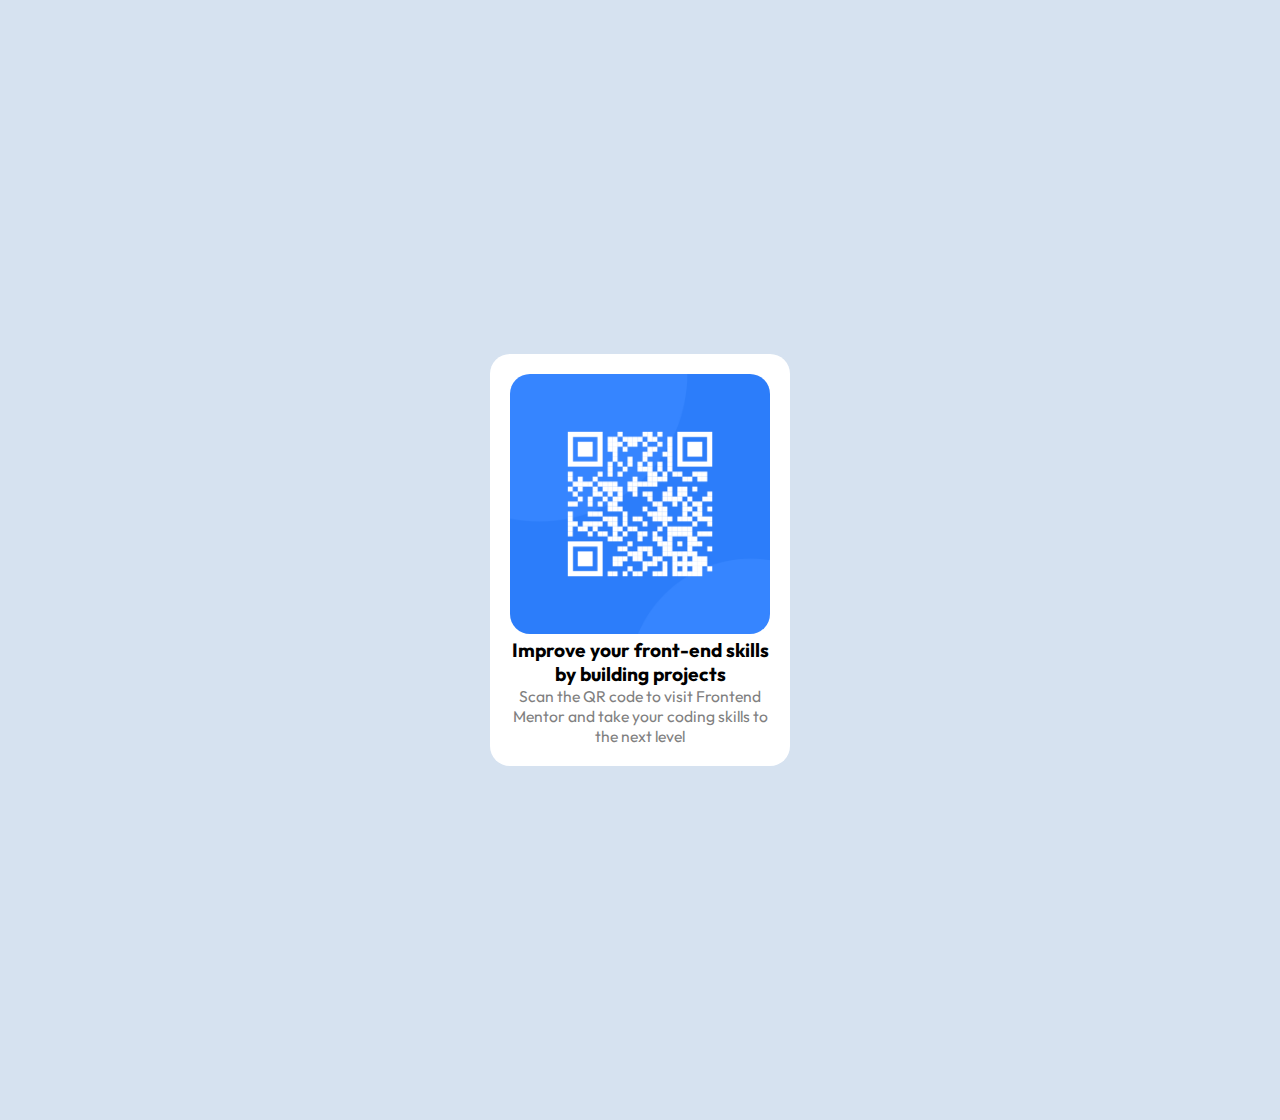
<file: Task 2/index.html>
<!DOCTYPE html>
<html lang="en">
<head>
    <meta charset="UTF-8">
    <meta http-equiv="X-UA-Compatible" content="IE=edge">
    <meta name="viewport" content="width=device-width, initial-scale=1.0">

    <link rel="icon" type="image/png" sizes="32x32" href="images/favicon-32x32.png">
    <link rel="stylesheet" href="css/style.css">
    <title>Zeynallı Rasul | QR code component</title>
  
</head>
<body>
<section>
    <figure>
        <img src="images/image-qr-code .png" alt="image-qr">
          <figcaption>Improve your front-end skills by building projects</figcaption>
        <p> Scan the QR code to visit Frontend Mentor and take your coding skills to the next level</p>
    </figure>
</section>
</body>
</html>
</file>
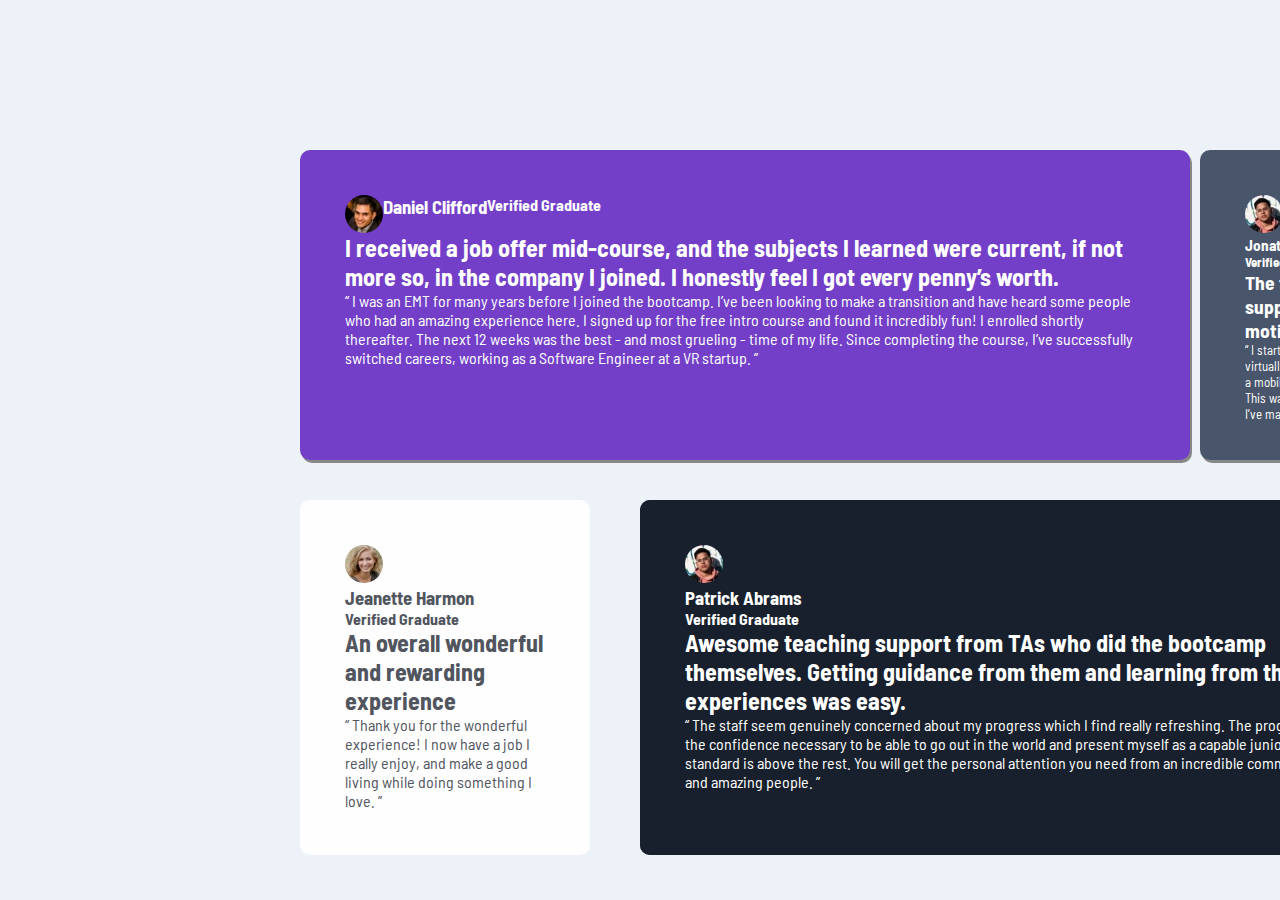
<file: task 5/index.html>
<!DOCTYPE html>
<html lang="en">
<head>
  <meta charset="UTF-8">
  <meta name="viewport" content="width=device-width, initial-scale=1.0"> <!-- displays site properly based on user's device -->
  <link rel="stylesheet" type="text/css" href="css/style.css">
  <link rel="icon" type="image/png" sizes="32x32" href="./images/favicon-32x32.png">
  <link rel="preconnect" href="https://fonts.googleapis.com">
<link rel="preconnect" href="https://fonts.gstatic.com" crossorigin>
<link href="https://fonts.googleapis.com/css2?family=Barlow+Semi+Condensed:wght@500;600&family=Open+Sans:wght@300;500&display=swap" rel="stylesheet">
  
  <title>Frontend Mentor | [Rasul]</title>

  <!-- Feel free to remove these styles or customise in your own stylesheet 👍 -->
  <style>
    .attribution { font-size: 11px; text-align: center; }
    .attribution a { color: hsl(228, 45%, 44%); }
  </style>
</head>
<body>
  <div class="head1">
    <section>
      <div class="head22">
      <img src="img/image-daniel.jpg" style="border-radius: 20px;">
      <h3>
      Daniel Clifford
    </h3>
      <h4>
      Verified Graduate
    </h4>
  </div>
    </section>
  <h2>
  I received a job offer mid-course, and the subjects I learned were current, if not more so, 
  in the company I joined. I honestly feel I got every penny’s worth.
</h2>
  <p>
  “ I was an EMT for many years before I joined the bootcamp. I’ve been looking to make a 
  transition and have heard some people who had an amazing experience here. I signed up 
  for the free intro course and found it incredibly fun! I enrolled shortly thereafter. 
  The next 12 weeks was the best - and most grueling - time of my life. Since completing 
  the course, I’ve successfully switched careers, working as a Software Engineer at a VR startup. ”
</p>
</div>
  <div class="head2">
    <section>
      <img src="img/image-jeanette.jpg" style="border-radius: 20px;">
      <h3>
        Jeanette Harmon
    </h3>
      <h4>
      Verified Graduate
    </h4>
    </section>
  <h2>
 An overall wonderful and rewarding experience
</h2>
  <p>
  “ Thank you for the wonderful experience! I now have a job I really enjoy, and make a good living 
  while doing something I love. ”
</p>
</div>
  <div class="head3">
    <section>
      <img src="img/image-patrick.jpg" style="border-radius: 20px;">
      <h3>
      Patrick Abrams
    </h3>
      <h4>
      Verified Graduate
    </h4>
    </section>
  <h2>
  Awesome teaching support from TAs who did the bootcamp themselves. Getting guidance from them and 
  learning from their experiences was easy.
</h2>
  <p>
  “ The staff seem genuinely concerned about my progress which I find really refreshing. The program 
  gave me the confidence necessary to be able to go out in the world and present myself as a capable 
  junior developer. The standard is above the rest. You will get the personal attention you need from 
  an incredible community of smart and amazing people. ”
</p>
</div>
 <div class="head3">
    <section>
      <img src="img/image-patrick.jpg" style="border-radius: 20px;">
      <h3>
      Patrick Abrams
    </h3>
      <h4>
      Verified Graduate
    </h4>
    </section>
  <h2>
  Awesome teaching support from TAs who did the bootcamp themselves. Getting guidance from them and 
  learning from their experiences was easy.
</h2>
  <p>
  “ The staff seem genuinely concerned about my progress which I find really refreshing. The program 
  gave me the confidence necessary to be able to go out in the world and present myself as a capable 
  junior developer. The standard is above the rest. You will get the personal attention you need from 
  an incredible community of smart and amazing people. ”
</p>
</div>
 <div class="head4">
    <section>
      <div>
      <img src="img/image-patrick.jpg" style="border-radius: 20px;">
    </div>
    <div>
      <h3>
      Jonathan Walters
    </h3>
      <h4>
      Verified Graduate
    </h4>
  </div>
    </section>
  <h2>
The team was very supportive and kept me motivated
</h2>
  <p>
  “ I started as a total newbie with virtually no coding skills. I now work as a mobile engineer 
  for a big company. This was one of the best investments I’ve made in myself. ”
</p>
</div>

</body>
</html>
</file>
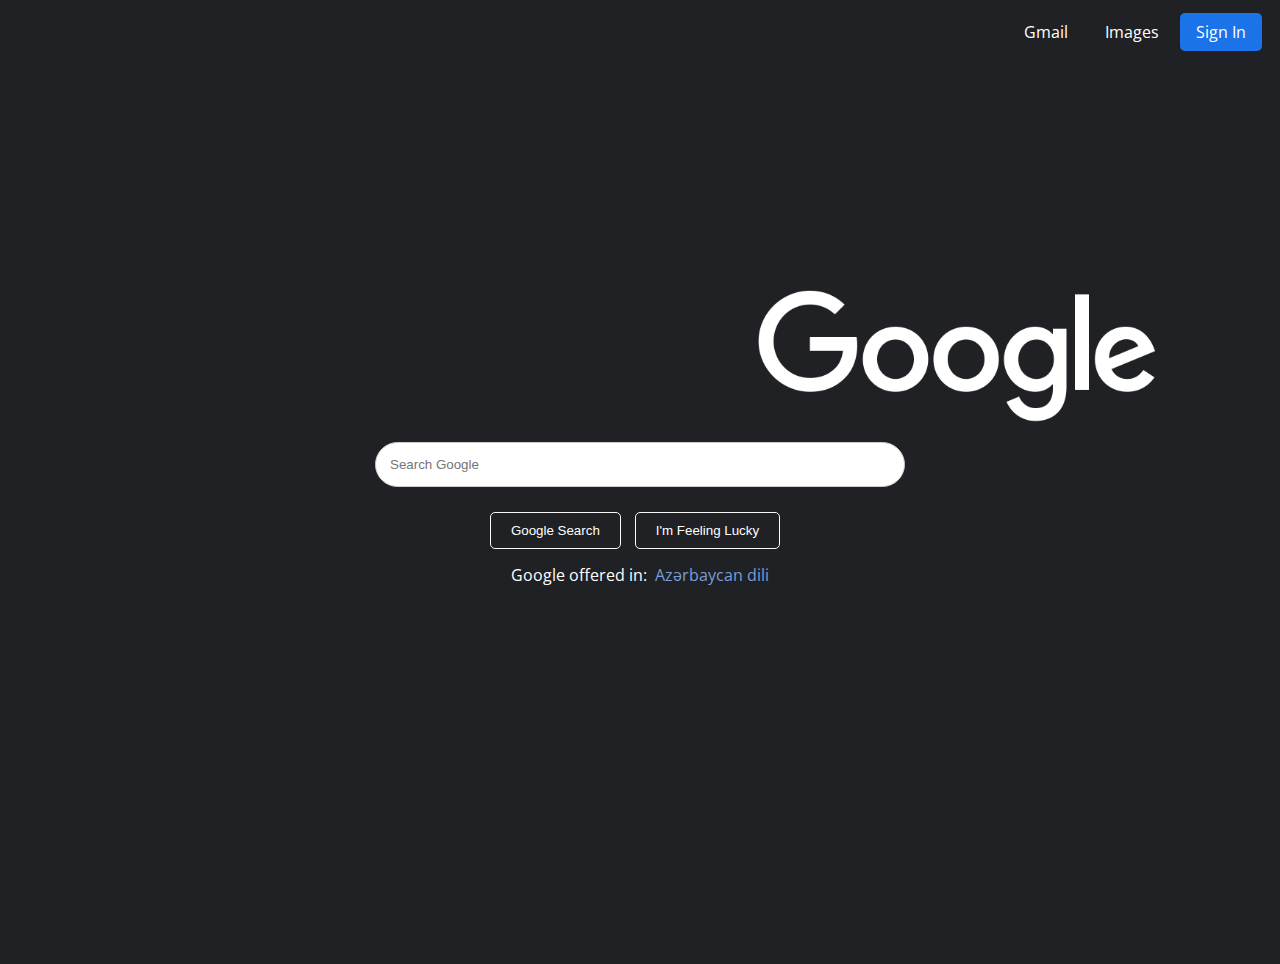
<file: Lesson 5/Google Search/index.html>
<!DOCTYPE html>
<html lang="en">
<head>
	<meta charset="UTF-8">
	<meta name="viewport" content="width=device-width, initial-scale=1">
	<link rel="stylesheet" type="text/css" href="css/style.css">
	<link href="https://fonts.googleapis.com/css2?family=Open+Sans:wght@300;500&display=swap" rel="stylesheet">
	<title>Google</title>
</head>
<body>
	  <nav>
        <ul>
            <li><a href="https://www.google.com/gmail/about/">Gmail</a></li>
            <li><a href="https://www.google.az/imghp?hl=az&ogbl">Images</a></li>
            <li><a href="https://accounts.google.com/ServiceLogin?hl=ru&passive=true&continue=https://www.google.com/&ec=GAZAmgQ">Sign In</a></li>
        </ul>
    </nav>

    <main>
        <img src="images/Transparent_google_logo_2015.png" alt="Google Logo">
        <form action="https://www.google.com/search" method="get">
            <input type="text" name="search" placeholder="Search Google">
            <div class="button">
                <input type="submit" value="Google Search">
                <input type="submit" value="I'm Feeling Lucky">
            </div>
        </form>
        <div class="offered">
            Google offered in: <a href="#">&nbsp; Azərbaycan dili</a>
        </div>      
    </main>
    <footer>
    	
    </footer>


</body>
</html>
</file>
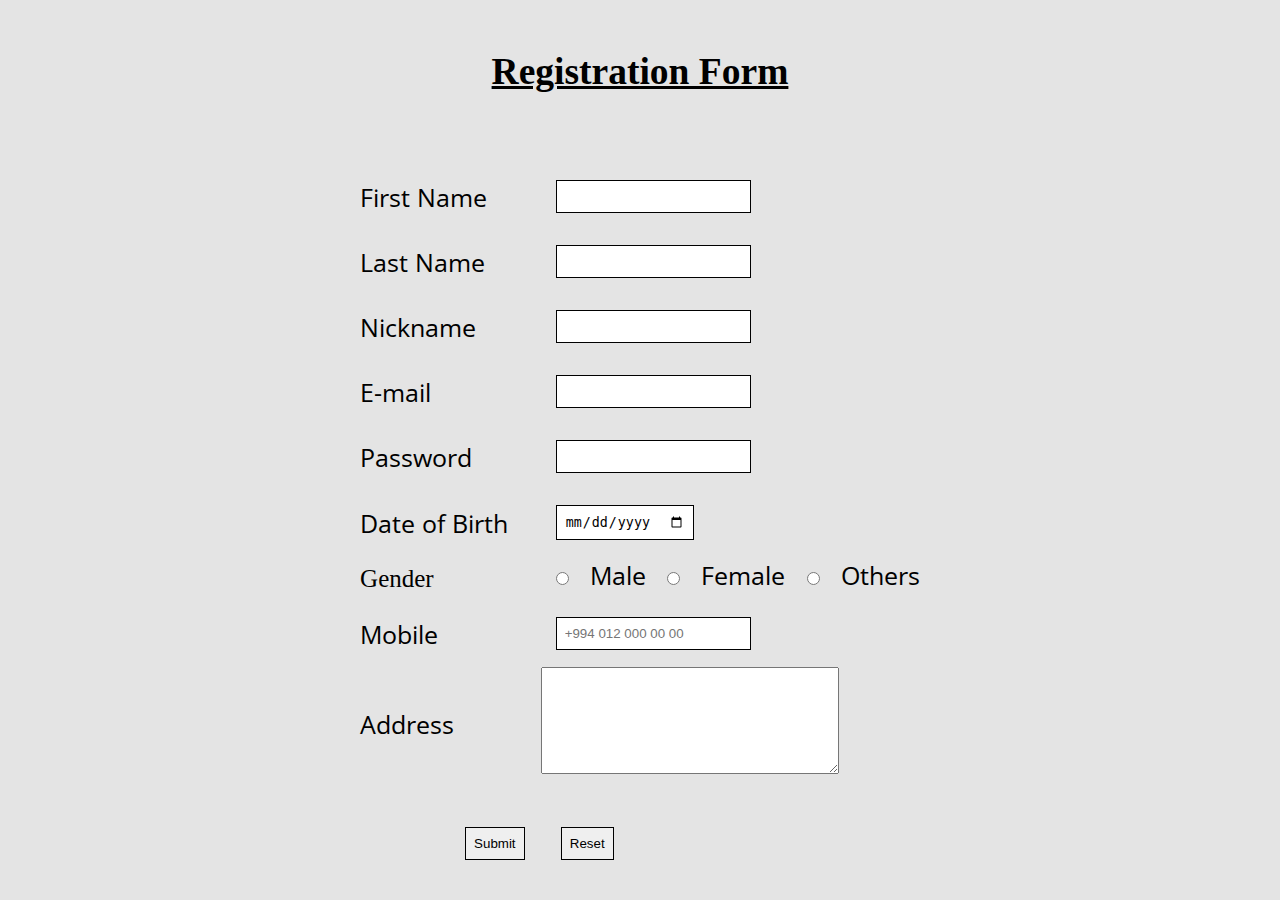
<file: Lesson 5/Registration/registration.html>
<!DOCTYPE html>
<html lang="en">
<head>
	<meta charset="UTF-8">
	<meta name="viewport" content="width=device-width, initial-scale=1">
	<link rel="stylesheet" type="text/css" href="css/style.css">
	<title>Lesson 5 - Registration Form</title>
	<link rel="preconnect" href="https://fonts.googleapis.com">
	<link rel="preconnect" href="https://fonts.gstatic.com" crossorigin>
	<link href="https://fonts.googleapis.com/css2?family=Open+Sans:wght@300;500&display=swap" rel="stylesheet">
</head>
<body>
	<main>
		<form class="tcontent">
			<table>
			<caption class="cpcontent">
				<h2><u>Registration Form</u></h2>
			</caption>
			<tbody>
			<tr>
				<td><label for="firstname">First Name</label></td>
				<td><input type="text" name="name" id="name" class="firstinput"></td>
			</tr>
			<tr>
				<td><label for="firstname">Last Name</label></td>
				<td><input type="text" name="lastname" id="lastname" class="firstinput"></td>
			</tr>
			<tr>
				<td><label for="firstname">Nickname</label></td>
				<td><input type="text" name="nickname" id="nickname" class="firstinput"></td>
			</tr>
			<tr>
				<td><label for="firstname">E-mail</label></td>
				<td><input type="text" name="e-mail" id="e-mail" class="firstinput"></td>
			</tr>
			<tr>
				<td><label for="firstname">Password</label></td>
				<td><input type="Password" name="Password" id="Password" class="firstinput"></td>
			</tr>
			<tr>
				<td><label for="birthday">Date of Birth</label></td>
				<td><input type="date" name="birthday" id="birthday" class="firstinput"></td>
			</tr>
			<tr>
                <td>Gender</td>
                <td>
                    <input type="radio" name="gender" id="male" value="Male">
                    <label for="male">Male</label>
                    <input type="radio" name="gender" id="female" value="Female">
                    <label for="female">Female</label>
                    <input type="radio" name="gender" id="others" value="Others">
                    <label for="others">Others</label>
                </td>
            </tr>
            <tr>
            	<td><label for="phone">Mobile</label></td>
            	<td><input type="tel" name="phone" id="phone" placeholder="+994 012 000 00 00" pattern="[+994]{3}-[0-9]{2}-[0-9]{3}" class="finput"></td>
            </tr>
            <tr>
                <td><label for="address">Address</label></td>
                <td><textarea name="address" id="address" rows="7" cols="35" class="firstinput"></textarea></td>
            </tr>
            <tr>
                <td>
                   <input type="submit" value="Submit" class="sbutton">
                   <input type="reset" value="Reset" class="rbutton" >
                </td>
            </tr>
		</tbody>
	</table>
	</form>
</main>


</body>
</html>
</file>
<file: Task 2/css/style.css>
@import url('https://fonts.googleapis.com/css2?family=Outfit:wght@400;700&display=swap');

* {
  margin: 0;
  padding: 0;
  box-sizing: border-box;
}

body {
  background-color: hsl(212, 45%, 89%);
  font-family: 'Outfit', sans-serif;
  height: 70rem;
  display: flex;
  flex-direction: column;
  justify-content: center;
  align-items: center;
}

section {
  width: 300px;
}
figure {
  border-radius: 20px;
  padding: 20px;
  background-color: hsl(0, 0%, 100%);
}

figure img {
  width: 100%;
  border-radius: 20px;
}
figcaption{
    font-size: 1.2rem;
    font-weight: 700;
    text-align: center;
}
p{
    text-align: center;
    font-size: 0.98rem;
    font-weight: 400;
    color: gray;
}
</file>
<file: task 5/css/style.css>
*{
	padding: 0;
	margin: 0;}
body {
	background-color: #EDF2F8;
	font-family: 'Barlow Semi Condensed', sans-serif;
}
.head1 {
	position: absolute;
	width: 800px;
	top: 150px;
	height: 220px;
	left: 300px;
	background-color: #733FC8;
	color: #ffffff;
	padding: 45px;
	border-radius: 10px;
	box-shadow: 2px 3px #888888;
}
.head2 {
	position: absolute;
	width: 200px;
	top: 500px;
	left: 300px;
	background-color: #FEFEFE;
	color: #51555E;
	padding: 45px;
	border-radius: 10px;

}
img {
	width: 38px;
}
.head3 {
	position: absolute;
	width: 700px;
	height: 265px;
	top: 500px;
	left: 640px;
	background-color: #18202D;
	color: #ffffff;
	padding: 45px;
	border-radius: 10px;
}
.head4{
	position: absolute;
	width: 200px;
	top: 150px;
	left: 1200px;
	height: 220px;
	background-color: #49556B;
	color: #ffffff;
	padding: 45px;
	border-radius: 10px;
	box-shadow: 2px 3px #888888;
	font-size: 13px;
}
.head22{

	display: flex;
}
</file>
<file: Lesson 5/Google Search/css/style.css>
*{
	margin: 0;
	padding: 0;
}
body {
	background-color: #202124;
	font-family: 'Open Sans', sans-serif;
}
img {
	position: absolute;
	width: 400px;
	top: 290px;
	left: 758px;
}
.button {
	margin-top: 25px;
}
nav {
    padding: 13px;
}

nav ul {
    display: flex;
    justify-content: flex-end;
}

nav li {
    list-style: none;
    margin-right: 5px;
    padding: 8px 16px;
}
nav li:last-child {
    background-color: #1A73E8;
    border-radius: 5px;
}



nav li:last-child a{
    color: #fff;
}
.offered {
    display: flex;
    justify-content: center;
    margin-top: 15px;
    color: #FFFFFF;

}

a {
	color: #7A9DD7;
	text-decoration: none;
}
main {
    display: flex;
    flex-direction: column;
    align-items: center;
    justify-content: center;
    height: 900px;
    text-align: center;
}
input[type="text"] {
    padding: 14px;
    border: 1px solid #ccc;
    border-radius: 24px;
    width: 500px;
    max-width: 100%;
    outline: none;
}
input[type="submit"] {
    background-color: #202124;
    border: 1px solid #F8F9FA;
    color: #333;
    padding: 10px 20px;
    border-radius: 5px;
    cursor: pointer;
    margin-right: 10px;
}
.button input {
	color: #FFFFFF;
}
li > a {
	color: #FFFFFF;
}
</file>
<file: Lesson 5/Registration/css/style.css>
*{
	margin: 0;
	padding: 0;
}
body {
	font-size: 25px;
	background-color: #E4E4E4;
}
.tcontent {
	display: flex;
	justify-content: center;
}
.cpcontent {
	margin-top: 50px;
	margin-bottom: 70px;
}
input{
	border: 1px solid #000000;
	padding: 8px;
	margin: 15px;
}
label {
	font-family: 'Open Sans', sans-serif;
}
.sbutton {
	position: relative;
	left: 90px;
	top: 30px;
	
}
.rbutton{
	position: relative;
	left: 90px;
	top: 30px;
}
</file>
